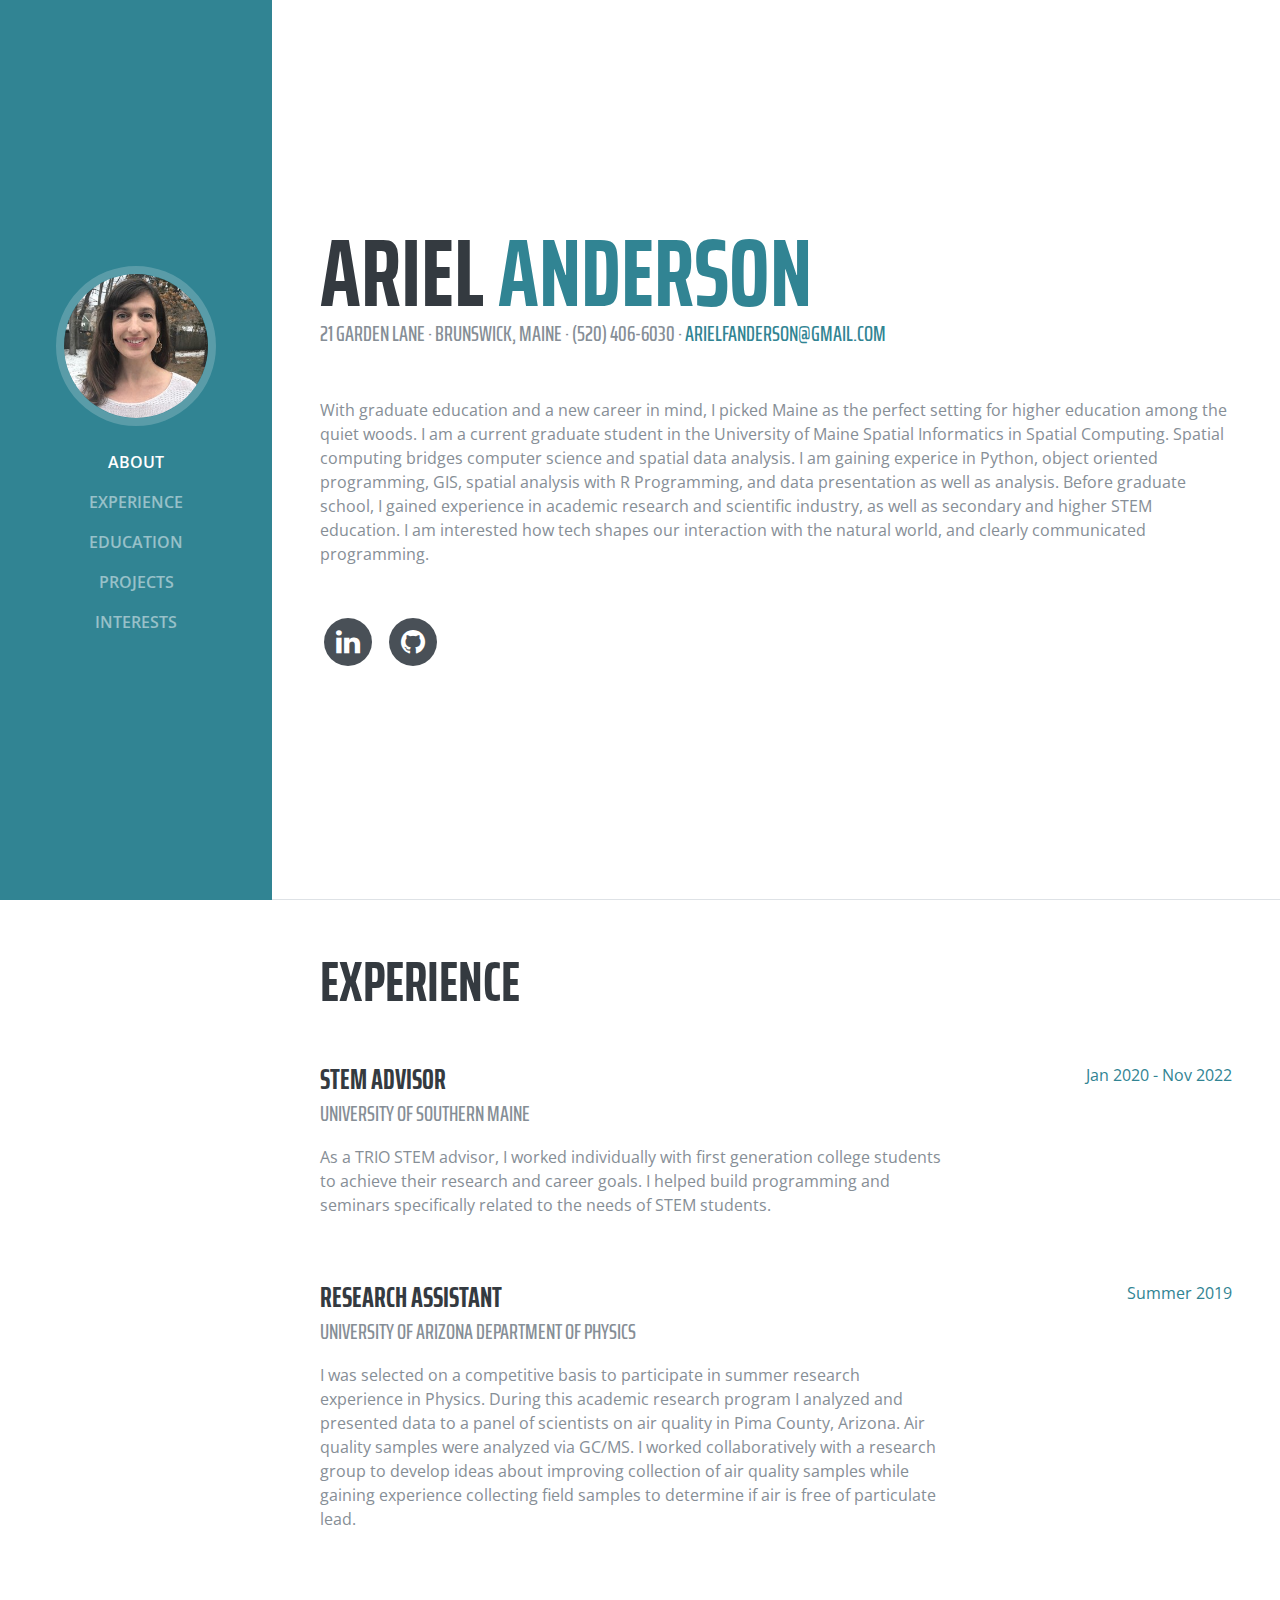
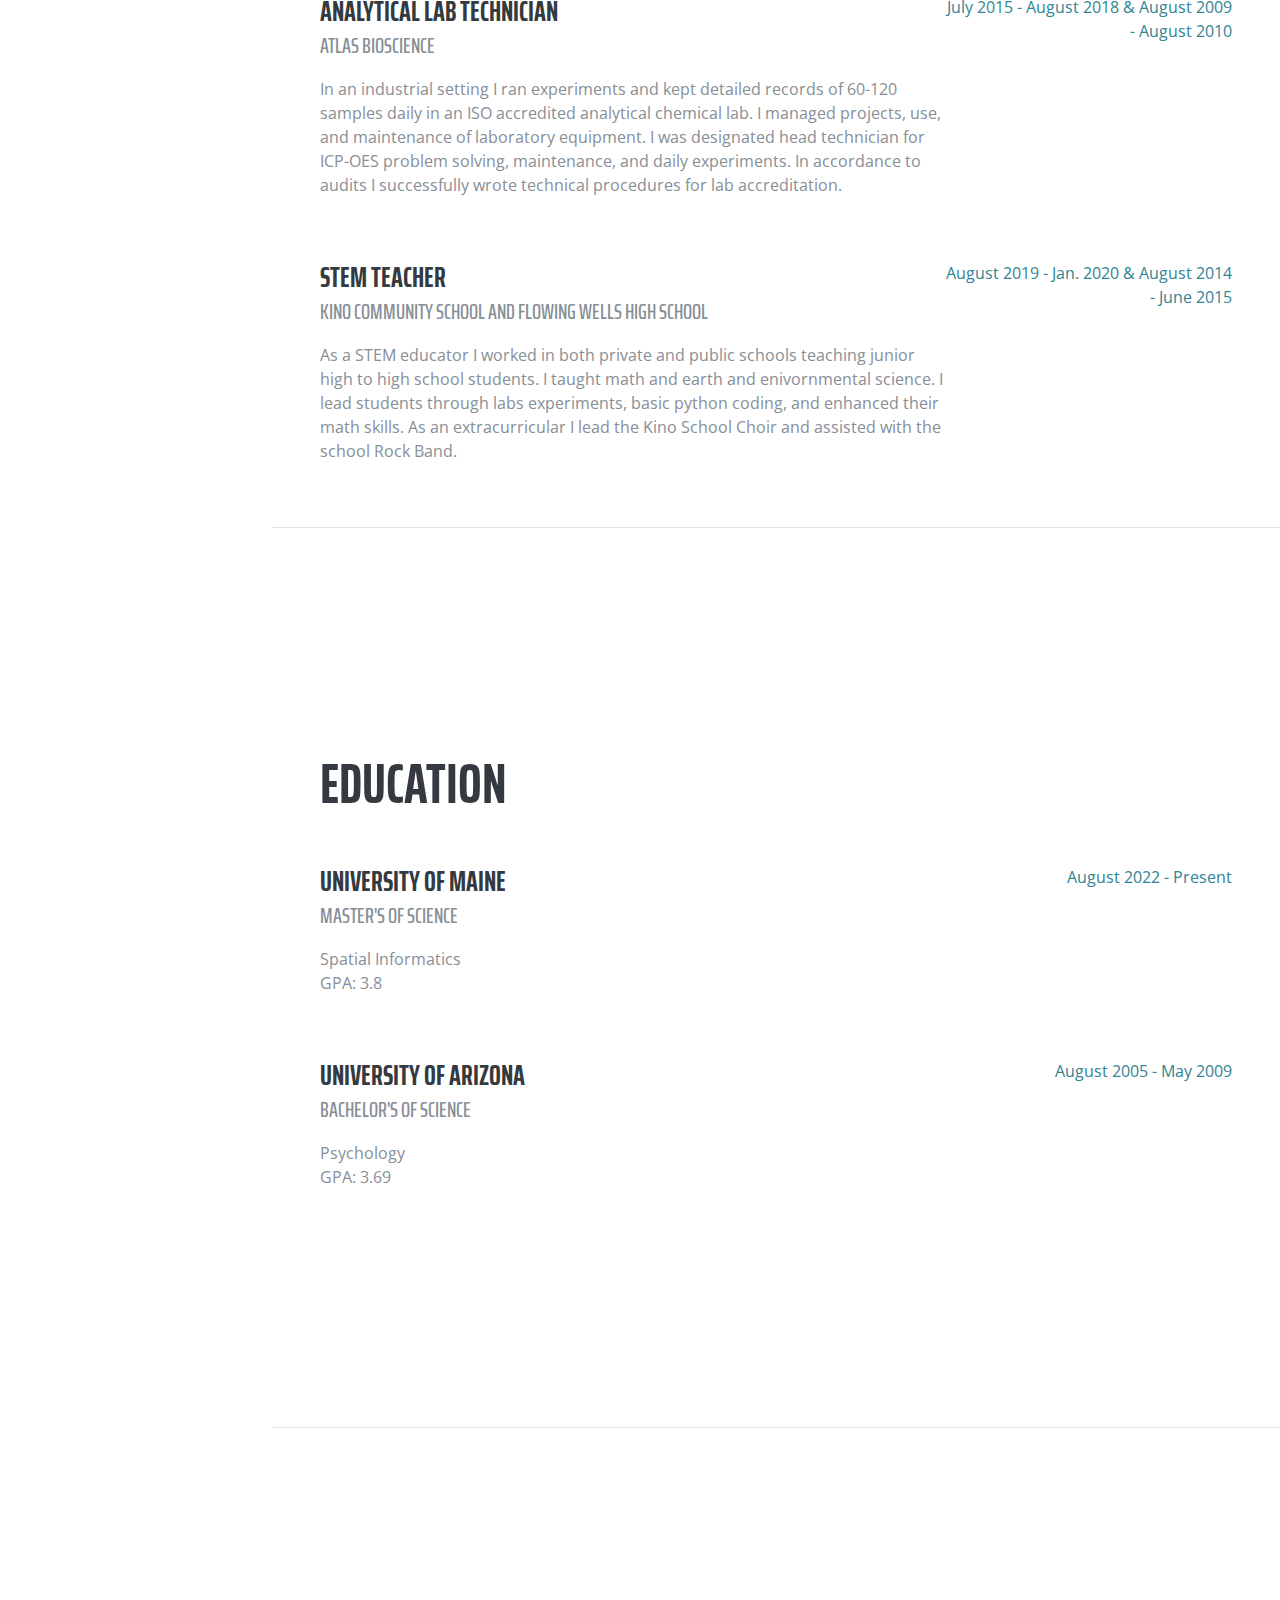
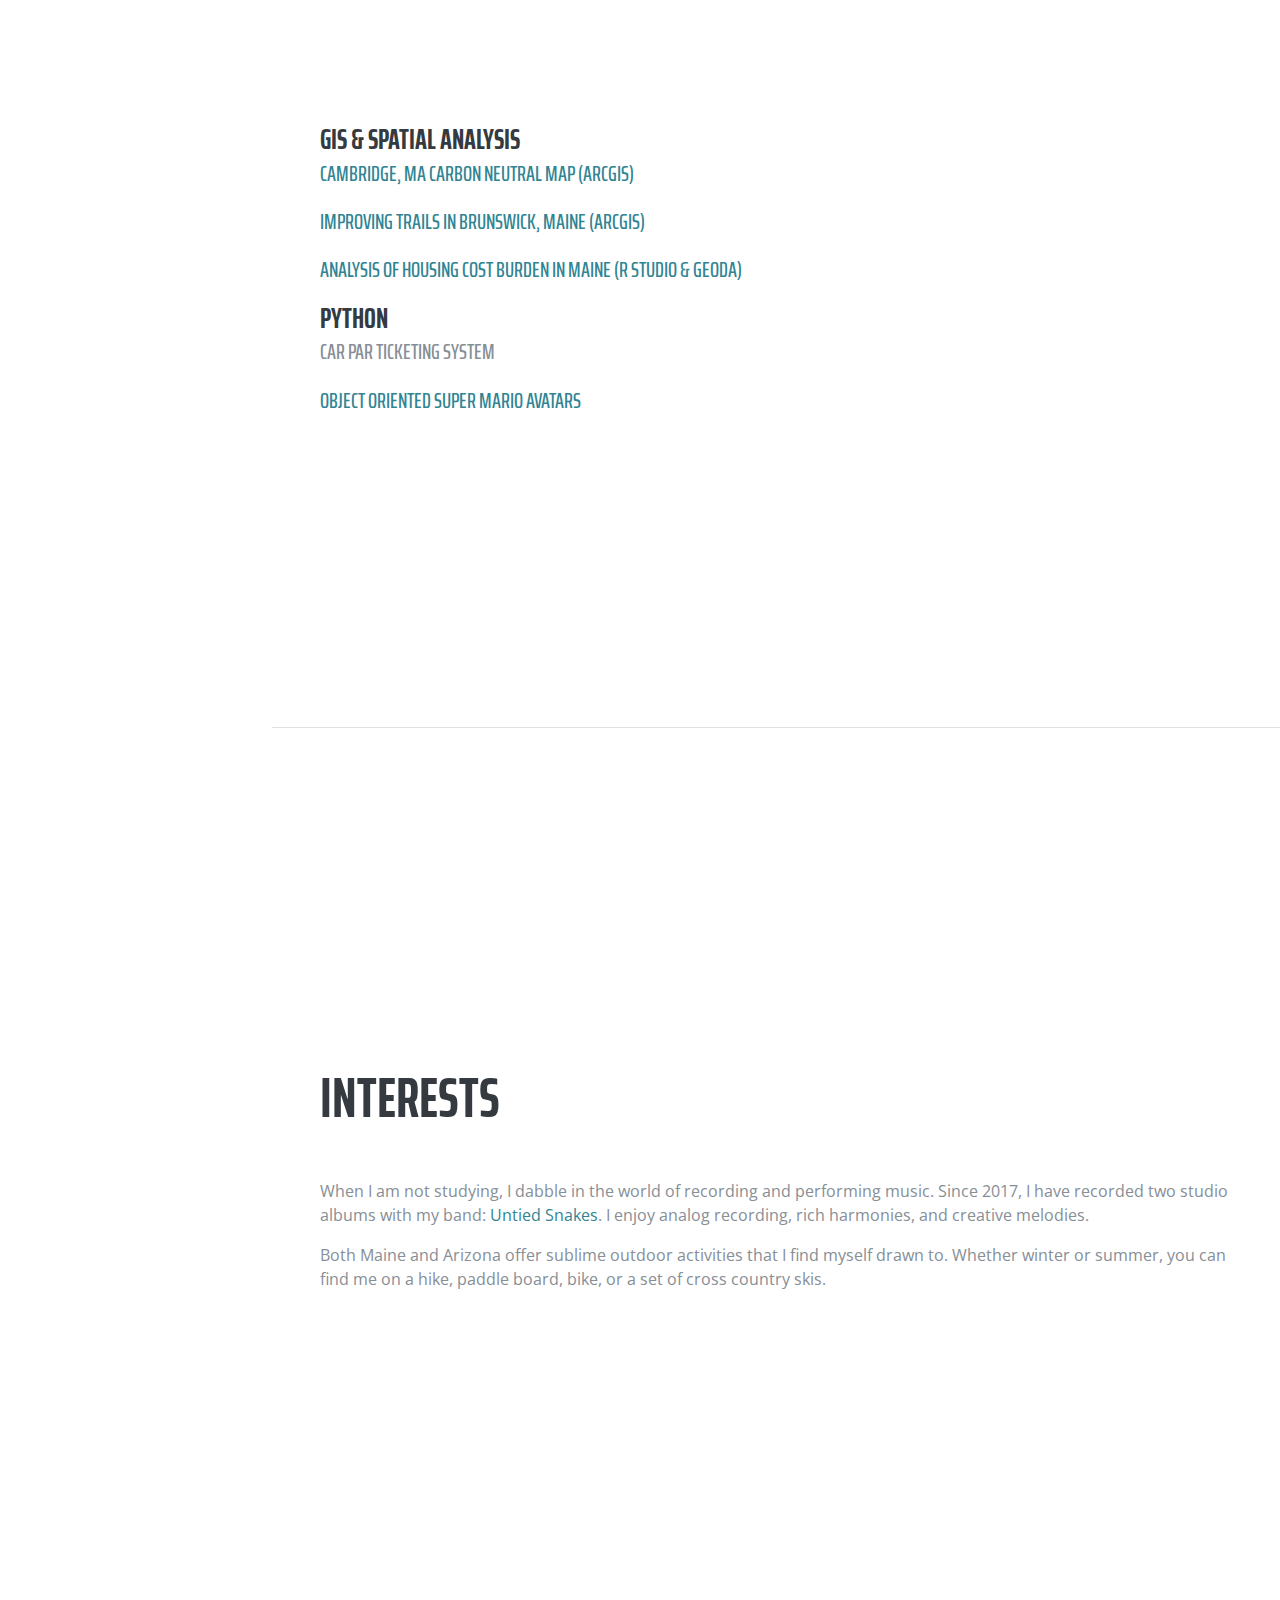
<file: index.html>
<!DOCTYPE html>
<html lang="en">

  <head>

    <meta charset="utf-8">
    <meta name="viewport" content="width=device-width, initial-scale=1, shrink-to-fit=no">
    <meta name="description" content="">
    <meta name="author" content="">

    <title>Resume - Start Bootstrap Theme</title>

    <!-- Bootstrap core CSS -->
    <link href="vendor/bootstrap/css/bootstrap.min.css" rel="stylesheet">

    <!-- Custom fonts for this template -->
    <link href="https://fonts.googleapis.com/css?family=Saira+Extra+Condensed:100,200,300,400,500,600,700,800,900" rel="stylesheet">
    <link href="https://fonts.googleapis.com/css?family=Open+Sans:300,300i,400,400i,600,600i,700,700i,800,800i" rel="stylesheet">
    <link href="vendor/font-awesome/css/font-awesome.min.css" rel="stylesheet">
    <link href="vendor/devicons/css/devicons.min.css" rel="stylesheet">
    <link href="vendor/simple-line-icons/css/simple-line-icons.css" rel="stylesheet">

    <!-- Custom styles for this template -->
    <link href="css/resume.min.css" rel="stylesheet">

  </head>

  <body id="page-top">

    <nav class="navbar navbar-expand-lg navbar-dark bg-primary fixed-top" id="sideNav">
      <a class="navbar-brand js-scroll-trigger" href="#page-top">
        <span class="d-block d-lg-none">Start Bootstrap</span>
        <span class="d-none d-lg-block">
          <img class="img-fluid img-profile rounded-circle mx-auto mb-2" src="img/profile.jpg" alt="">
        </span>
      </a>
      <button class="navbar-toggler" type="button" data-toggle="collapse" data-target="#navbarSupportedContent" aria-controls="navbarSupportedContent" aria-expanded="false" aria-label="Toggle navigation">
        <span class="navbar-toggler-icon"></span>
      </button>
      <div class="collapse navbar-collapse" id="navbarSupportedContent">
        <ul class="navbar-nav">
          <li class="nav-item">
            <a class="nav-link js-scroll-trigger" href="#about">About</a>
          </li>
          <li class="nav-item">
            <a class="nav-link js-scroll-trigger" href="#experience">Experience</a>
          </li>
          <li class="nav-item">
            <a class="nav-link js-scroll-trigger" href="#education">Education</a>
          </li>
          <li class="nav-item">
            <a class="nav-link js-scroll-trigger" href="#skills">Projects</a>
          </li>
          <li class="nav-item">
            <a class="nav-link js-scroll-trigger" href="#interests">Interests</a>
          </li>
  
          </li>
        </ul>
      </div>
    </nav>

    <div class="container-fluid p-0">

      <section class="resume-section p-3 p-lg-5 d-flex d-column" id="about">
        <div class="my-auto">
          <h1 class="mb-0">Ariel
            <span class="text-primary">Anderson</span>
          </h1>
          <div class="subheading mb-5">21 Garden Lane · Brunswick, Maine · (520) 406-6030 ·
            <a href="mailto:name@email.com">arielfanderson@gmail.com</a>
          </div>
          <p class="mb-5">With graduate education and a new career in mind, I picked Maine as the perfect setting for higher education among the quiet woods. I am a current graduate student in the University of Maine Spatial Informatics in Spatial Computing. Spatial computing bridges computer science and spatial data analysis. I am gaining experice in Python, object oriented programming, GIS, spatial analysis with R Programming, and data presentation as well as analysis. Before graduate school, I gained experience in academic research and scientific industry, as well as secondary and higher STEM education. I am interested how tech shapes our interaction with the natural world, and clearly communicated programming. </p>
          <ul class="list-inline list-social-icons mb-0">
  
            <li class="list-inline-item">
              <a href="https://www.linkedin.com/in/arielfanderson/">
                <span class="fa-stack fa-lg">
                  <i class="fa fa-circle fa-stack-2x"></i>
                  <i class="fa fa-linkedin fa-stack-1x fa-inverse"></i>
                </span>
              </a>
            </li>
            <li class="list-inline-item">
              <a href="#">
                <span class="fa-stack fa-lg">
                  <i class="fa fa-circle fa-stack-2x"></i>
                  <i class="fa fa-github fa-stack-1x fa-inverse"></i>
                </span>
              </a>
            </li>
          </ul>
        </div>
      </section>

      <section class="resume-section p-3 p-lg-5 d-flex flex-column" id="experience">
        <div class="my-auto">
          <h2 class="mb-5">Experience</h2>

          <div class="resume-item d-flex flex-column flex-md-row mb-5">
            <div class="resume-content mr-auto">
              <h3 class="mb-0">STEM Advisor</h3>
              <div class="subheading mb-3">University of Southern Maine</div>
              <p>As a TRIO STEM advisor, I worked individually with first generation college students to achieve their research and career goals. I helped build programming and seminars specifically related to the needs of STEM students.</p>
            </div>
            <div class="resume-date text-md-right">
              <span class="text-primary">Jan 2020 - Nov 2022</span>
            </div>
          </div>

          <div class="resume-item d-flex flex-column flex-md-row mb-5">
            <div class="resume-content mr-auto">
              <h3 class="mb-0">Research Assistant</h3>
              <div class="subheading mb-3">University of Arizona Department of Physics</div>
              <p>I was selected on a competitive basis to participate in summer research experience in Physics. During this academic research program I analyzed and presented data to a panel of scientists on air quality in Pima County, Arizona. Air quality samples were analyzed via GC/MS. I worked collaboratively with a research group to develop ideas about improving collection of air quality samples while gaining experience collecting field samples to determine if air is free of particulate lead. </p>
            </div>
            <div class="resume-date text-md-right">
              <span class="text-primary">Summer 2019</span>
            </div>
          </div>

          <div class="resume-item d-flex flex-column flex-md-row mb-5">
            <div class="resume-content mr-auto">
              <h3 class="mb-0">Analytical Lab Technician</h3>
              <div class="subheading mb-3">Atlas BioScience</div>
              <p>In an industrial setting I ran experiments and kept detailed records of 60-120 samples daily in an ISO accredited analytical chemical lab. I managed projects, use, and maintenance of laboratory equipment. I was designated head technician for ICP-OES problem solving, maintenance, and daily experiments. In accordance to audits I successfully wrote technical procedures for lab accreditation. </p>
            </div>
            <div class="resume-date text-md-right">
              <span class="text-primary">July 2015 - August 2018 & August 2009 - August 2010 </span>
            </div>
          </div>

          <div class="resume-item d-flex flex-column flex-md-row">
            <div class="resume-content mr-auto">
              <h3 class="mb-0">STEM Teacher</h3>
              <div class="subheading mb-3">Kino Community School and FLowing Wells High school</div>
              <p>As a STEM educator I worked in both private and public schools teaching junior high to high school students. I taught math and earth and enivornmental science. I lead students through labs experiments, basic python coding, and enhanced their math skills. As an extracurricular I lead the Kino School Choir and assisted with the school Rock Band.</p>
            </div>
            <div class="resume-date text-md-right">
              <span class="text-primary">August 2019 - Jan. 2020 & August 2014 - June 2015</span>
            </div>
          </div>

        </div>

      </section>

      <section class="resume-section p-3 p-lg-5 d-flex flex-column" id="education">
        <div class="my-auto">
          <h2 class="mb-5">Education</h2>

          <div class="resume-item d-flex flex-column flex-md-row mb-5">
            <div class="resume-content mr-auto">
              <h3 class="mb-0">University of Maine</h3>
              <div class="subheading mb-3">Master's of Science</div>
              <div>Spatial Informatics</div>
              <p>GPA: 3.8</p>
            </div>
            <div class="resume-date text-md-right">
              <span class="text-primary">August 2022 - Present</span>
            </div>
          </div>

          <div class="resume-item d-flex flex-column flex-md-row">
            <div class="resume-content mr-auto">
              <h3 class="mb-0">University of Arizona</h3>
              <div class="subheading mb-3">Bachelor's of Science</div>
              <div>Psychology</div>
              <p>GPA: 3.69</p>
            </div>
            <div class="resume-date text-md-right">
              <span class="text-primary">August 2005 - May 2009</span>
            </div>
          </div>

        </div>
      </section>

      <section class="resume-section p-3 p-lg-5 d-flex flex-column" id="skills">
        <div class="my-auto">
          <h3 class="mb-0">GIS & Spatial Analysis</h3>
              <div class="subheading mb-3"><a href=cambridge.html>Cambridge, MA Carbon Neutral Map (ArcGIS)</a></div>
              <div class="subheading mb-3"><a href=trails.html>Improving Trails in Brunswick, Maine (ArcGIS)</a></div>
              <div class="subheading mb-3"><a href=Spatial_Housing.pdf> Analysis of Housing Cost Burden in Maine (R Studio & GeoDa)</a></div>


    
          

              <h3 class="mb-0">Python</h3>
              <div class="subheading mb-3">Car Par Ticketing System</div>
              <div class="subheading mb-3"><a href=https://github.com/arielfanderson/supermario>Object Oriented Super Mario Avatars</a></div>
          

    
        </div>
      </section>

      <section class="resume-section p-3 p-lg-5 d-flex flex-column" id="interests">
        <div class="my-auto">
          <h2 class="mb-5">Interests</h2>
          <p>When I am not studying, I dabble in the world of recording and performing music. Since 2017, I have recorded two studio albums with my band: <a href="https://untiedsnakes.bandcamp.com/">Untied Snakes</a>. I enjoy analog recording, rich harmonies, and  creative melodies.</p>
          <p class="mb-0">Both Maine and Arizona offer sublime outdoor activities that I find myself drawn to. Whether winter or summer, you can find me on a hike, paddle board, bike, or a set of cross country skis. </p>
        </div>
      </section>

      
    </div>

    <!-- Bootstrap core JavaScript -->
    <script src="vendor/jquery/jquery.min.js"></script>
    <script src="vendor/bootstrap/js/bootstrap.bundle.min.js"></script>

    <!-- Plugin JavaScript -->
    <script src="vendor/jquery-easing/jquery.easing.min.js"></script>

    <!-- Custom scripts for this template -->
    <script src="js/resume.min.js"></script>

  </body>

</html>
</file>
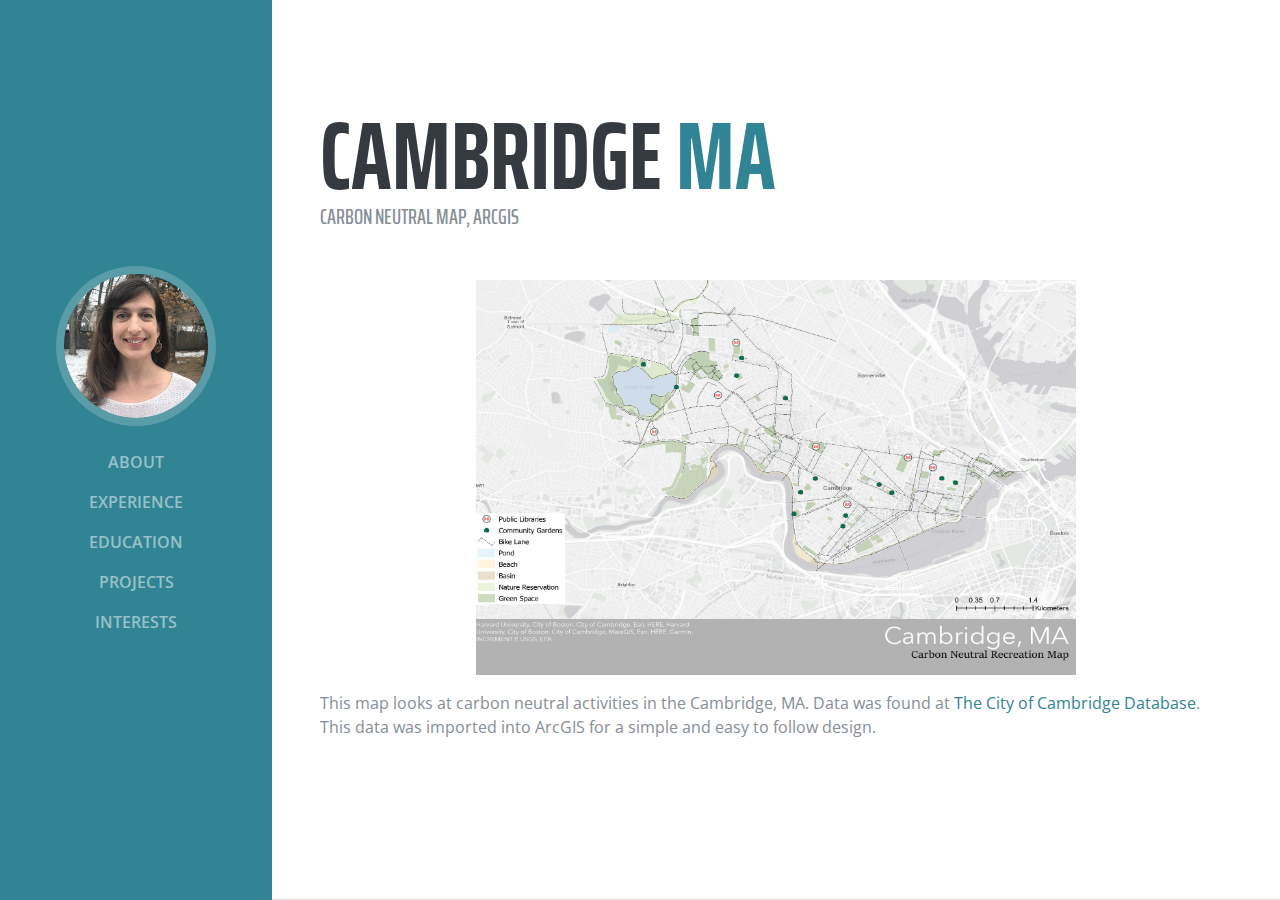
<file: cambridge.html>
<!DOCTYPE html>
<html lang="en">

  <head>

    <meta charset="utf-8">
    <meta name="viewport" content="width=device-width, initial-scale=1, shrink-to-fit=no">
    <meta name="description" content="">
    <meta name="author" content="">

    <title>Resume - Start Bootstrap Theme</title>

    <!-- Bootstrap core CSS -->
    <link href="vendor/bootstrap/css/bootstrap.min.css" rel="stylesheet">

    <!-- Custom fonts for this template -->
    <link href="https://fonts.googleapis.com/css?family=Saira+Extra+Condensed:100,200,300,400,500,600,700,800,900" rel="stylesheet">
    <link href="https://fonts.googleapis.com/css?family=Open+Sans:300,300i,400,400i,600,600i,700,700i,800,800i" rel="stylesheet">
    <link href="vendor/font-awesome/css/font-awesome.min.css" rel="stylesheet">
    <link href="vendor/devicons/css/devicons.min.css" rel="stylesheet">
    <link href="vendor/simple-line-icons/css/simple-line-icons.css" rel="stylesheet">

    <!-- Custom styles for this template -->
    <link href="css/resume.min.css" rel="stylesheet">

  </head>

  <body id="page-top">

    <nav class="navbar navbar-expand-lg navbar-dark bg-primary fixed-top" id="sideNav">
      <a class="navbar-brand js-scroll-trigger" href="#page-top">
        <span class="d-block d-lg-none">Start Bootstrap</span>
        <span class="d-none d-lg-block">
          <img class="img-fluid img-profile rounded-circle mx-auto mb-2" src="img/profile.jpg" alt="">
        </span>
      </a>
      <button class="navbar-toggler" type="button" data-toggle="collapse" data-target="#navbarSupportedContent" aria-controls="navbarSupportedContent" aria-expanded="false" aria-label="Toggle navigation">
        <span class="navbar-toggler-icon"></span>
      </button>
      <div class="collapse navbar-collapse" id="navbarSupportedContent">
        <ul class="navbar-nav">
          <li class="nav-item">
            <a class="nav-link js-scroll-trigger" href="index.html#about">About</a>
          </li>
          <li class="nav-item">
            <a class="nav-link js-scroll-trigger" href="index.html#experience">Experience</a>
          </li>
          <li class="nav-item">
            <a class="nav-link js-scroll-trigger" href="index.html#education">Education</a>
          </li>
          <li class="nav-item">
            <a class="nav-link js-scroll-trigger" href="index.html#skills">Projects</a>
          </li>
          <li class="nav-item">
            <a class="nav-link js-scroll-trigger" href="index.html#interests">Interests</a>
          </li>
  
          </li>
        </ul>
      </div>
    </nav>

    <div class="container-fluid p-0">

      <section class="resume-section p-3 p-lg-5 d-flex d-column" id="about">
        <div class="my-auto">
          <h1 class="mb-0">Cambridge
            <span class="text-primary">MA</span>
          </h1>
          <div class="subheading mb-5">Carbon Neutral Map, ArcGIS
          </div>
          <center>
          <img src ="img/cambridge.jpg" width = 600 height = 395>
          </center>
          <p></p>
          <p class="mb-5">This map looks at carbon neutral activities in the Cambridge, MA. Data was found at <a href="https://www.cambridgema.gov/gis/gisdata">The City of Cambridge Database</a>. This data was imported into ArcGIS for a simple and easy to follow design.</a> </p>
          
      </section>

      
    </div>

    <!-- Bootstrap core JavaScript -->
    <script src="vendor/jquery/jquery.min.js"></script>
    <script src="vendor/bootstrap/js/bootstrap.bundle.min.js"></script>

    <!-- Plugin JavaScript -->
    <script src="vendor/jquery-easing/jquery.easing.min.js"></script>

    <!-- Custom scripts for this template -->
    <script src="js/resume.min.js"></script>

  </body>

</html>
</file>
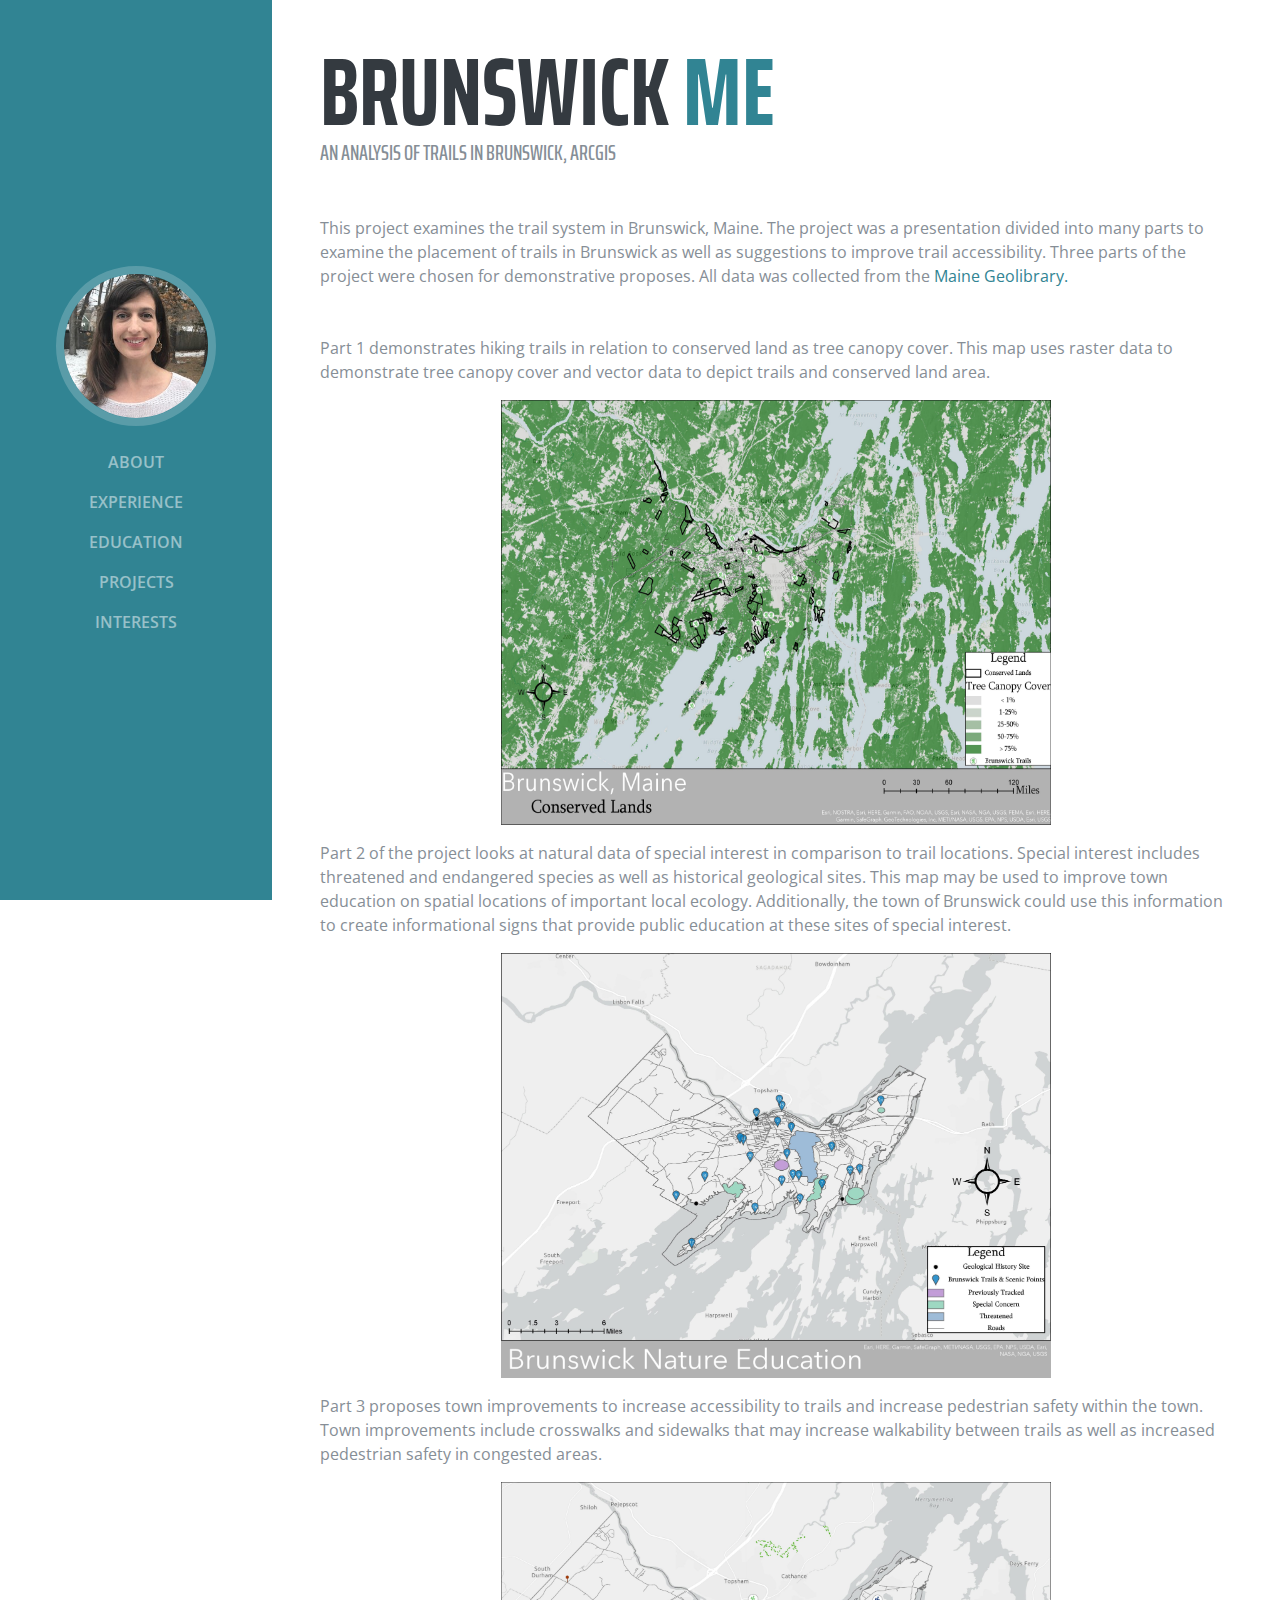
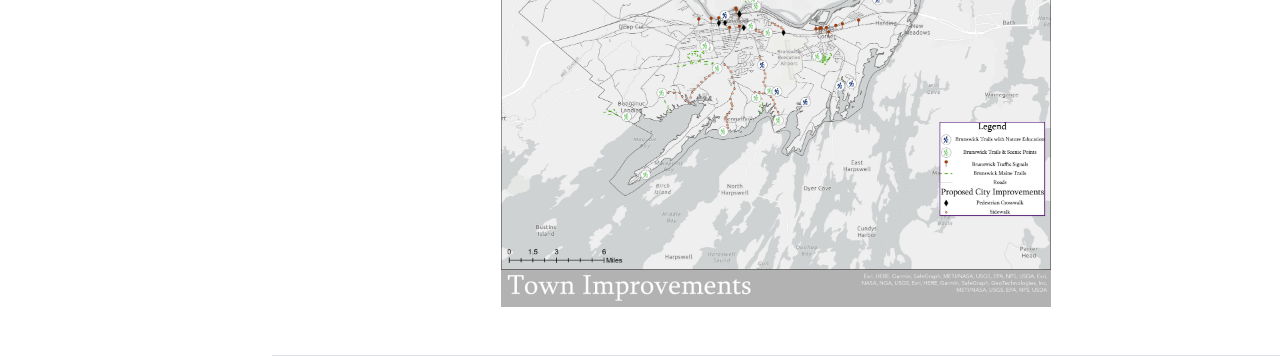
<file: trails.html>
<!DOCTYPE html>
<html lang="en">

  <head>

    <meta charset="utf-8">
    <meta name="viewport" content="width=device-width, initial-scale=1, shrink-to-fit=no">
    <meta name="description" content="">
    <meta name="author" content="">

    <title>Resume - Start Bootstrap Theme</title>

    <!-- Bootstrap core CSS -->
    <link href="vendor/bootstrap/css/bootstrap.min.css" rel="stylesheet">

    <!-- Custom fonts for this template -->
    <link href="https://fonts.googleapis.com/css?family=Saira+Extra+Condensed:100,200,300,400,500,600,700,800,900" rel="stylesheet">
    <link href="https://fonts.googleapis.com/css?family=Open+Sans:300,300i,400,400i,600,600i,700,700i,800,800i" rel="stylesheet">
    <link href="vendor/font-awesome/css/font-awesome.min.css" rel="stylesheet">
    <link href="vendor/devicons/css/devicons.min.css" rel="stylesheet">
    <link href="vendor/simple-line-icons/css/simple-line-icons.css" rel="stylesheet">

    <!-- Custom styles for this template -->
    <link href="css/resume.min.css" rel="stylesheet">

  </head>

  <body id="page-top">

    <nav class="navbar navbar-expand-lg navbar-dark bg-primary fixed-top" id="sideNav">
      <a class="navbar-brand js-scroll-trigger" href="#page-top">
        <span class="d-block d-lg-none">Start Bootstrap</span>
        <span class="d-none d-lg-block">
          <img class="img-fluid img-profile rounded-circle mx-auto mb-2" src="img/profile.jpg" alt="">
        </span>
      </a>
      <button class="navbar-toggler" type="button" data-toggle="collapse" data-target="#navbarSupportedContent" aria-controls="navbarSupportedContent" aria-expanded="false" aria-label="Toggle navigation">
        <span class="navbar-toggler-icon"></span>
      </button>
      <div class="collapse navbar-collapse" id="navbarSupportedContent">
        <ul class="navbar-nav">
          <li class="nav-item">
            <a class="nav-link js-scroll-trigger" href="index.html#about">About</a>
          </li>
          <li class="nav-item">
            <a class="nav-link js-scroll-trigger" href="index.html#experience">Experience</a>
          </li>
          <li class="nav-item">
            <a class="nav-link js-scroll-trigger" href="index.html#education">Education</a>
          </li>
          <li class="nav-item">
            <a class="nav-link js-scroll-trigger" href="index.html#skills">Projects</a>
          </li>
          <li class="nav-item">
            <a class="nav-link js-scroll-trigger" href="index.html#interests">Interests</a>
          </li>
  
          </li>
        </ul>
      </div>
    </nav>

    <div class="container-fluid p-0">

      <section class="resume-section p-3 p-lg-5 d-flex d-column" id="about">
        <div class="my-auto">
          <h1 class="mb-0">Brunswick
            <span class="text-primary">ME</span>
          </h1>
          <div class="subheading mb-5">An Analysis of Trails in Brunswick, ArcGIS
          </div>
    
          <p class="mb-5">This project examines the trail system in Brunswick, Maine. The project was a presentation divided into many parts to examine the placement of trails in Brunswick as well as suggestions to improve trail accessibility. Three parts of the project were chosen for demonstrative proposes. All data was collected from the <a href = https://www.maine.gov/geolib/catalog.html> Maine Geolibrary. </a> </p>
          <p></p>
          Part 1 demonstrates hiking trails in relation to conserved land as tree canopy cover. This map uses raster data to demonstrate tree canopy cover and vector data to depict trails and conserved land area.
        <p></p><center>
          <img src = "img/Trails_ConservedLands.jpg" height = 425 width = 550>
          </center>
          <p></p>
          Part 2 of the project looks at natural data of special interest in comparison to trail locations. Special interest includes threatened and endangered species as well as historical geological sites. This map may be used to improve town education on spatial locations of important local ecology. Additionally, the town of Brunswick could use this information to create informational signs that provide public education at these sites of special interest. 
         <p></p>
         <center>
          <img src = "img/Brunswick_Eduation.jpg" height = 425 width = 550> 
        </center>
        <p></p>
        Part 3 proposes town improvements to increase accessibility to trails and increase pedestrian safety within the town. Town improvements include crosswalks and sidewalks that may increase walkability between trails as well as increased pedestrian safety in congested areas.  
        <p></p>

        <center><img src="img/Town_Improvements.jpg" height = 425 width = 550> 
        </center>
      </section>

      
    </div>

    <!-- Bootstrap core JavaScript -->
    <script src="vendor/jquery/jquery.min.js"></script>
    <script src="vendor/bootstrap/js/bootstrap.bundle.min.js"></script>

    <!-- Plugin JavaScript -->
    <script src="vendor/jquery-easing/jquery.easing.min.js"></script>

    <!-- Custom scripts for this template -->
    <script src="js/resume.min.js"></script>

  </body>

</html>
</file>
<file: vendor/simple-line-icons/css/simple-line-icons.css>
@font-face {
  font-family: 'simple-line-icons';
  src: url('../fonts/Simple-Line-Icons.eot?v=2.4.0');
  src: url('../fonts/Simple-Line-Icons.eot?v=2.4.0#iefix') format('embedded-opentype'), url('../fonts/Simple-Line-Icons.woff2?v=2.4.0') format('woff2'), url('../fonts/Simple-Line-Icons.ttf?v=2.4.0') format('truetype'), url('../fonts/Simple-Line-Icons.woff?v=2.4.0') format('woff'), url('../fonts/Simple-Line-Icons.svg?v=2.4.0#simple-line-icons') format('svg');
  font-weight: normal;
  font-style: normal;
}
/*
 Use the following CSS code if you want to have a class per icon.
 Instead of a list of all class selectors, you can use the generic [class*="icon-"] selector, but it's slower:
*/
.icon-user,
.icon-people,
.icon-user-female,
.icon-user-follow,
.icon-user-following,
.icon-user-unfollow,
.icon-login,
.icon-logout,
.icon-emotsmile,
.icon-phone,
.icon-call-end,
.icon-call-in,
.icon-call-out,
.icon-map,
.icon-location-pin,
.icon-direction,
.icon-directions,
.icon-compass,
.icon-layers,
.icon-menu,
.icon-list,
.icon-options-vertical,
.icon-options,
.icon-arrow-down,
.icon-arrow-left,
.icon-arrow-right,
.icon-arrow-up,
.icon-arrow-up-circle,
.icon-arrow-left-circle,
.icon-arrow-right-circle,
.icon-arrow-down-circle,
.icon-check,
.icon-clock,
.icon-plus,
.icon-minus,
.icon-close,
.icon-event,
.icon-exclamation,
.icon-organization,
.icon-trophy,
.icon-screen-smartphone,
.icon-screen-desktop,
.icon-plane,
.icon-notebook,
.icon-mustache,
.icon-mouse,
.icon-magnet,
.icon-energy,
.icon-disc,
.icon-cursor,
.icon-cursor-move,
.icon-crop,
.icon-chemistry,
.icon-speedometer,
.icon-shield,
.icon-screen-tablet,
.icon-magic-wand,
.icon-hourglass,
.icon-graduation,
.icon-ghost,
.icon-game-controller,
.icon-fire,
.icon-eyeglass,
.icon-envelope-open,
.icon-envelope-letter,
.icon-bell,
.icon-badge,
.icon-anchor,
.icon-wallet,
.icon-vector,
.icon-speech,
.icon-puzzle,
.icon-printer,
.icon-present,
.icon-playlist,
.icon-pin,
.icon-picture,
.icon-handbag,
.icon-globe-alt,
.icon-globe,
.icon-folder-alt,
.icon-folder,
.icon-film,
.icon-feed,
.icon-drop,
.icon-drawer,
.icon-docs,
.icon-doc,
.icon-diamond,
.icon-cup,
.icon-calculator,
.icon-bubbles,
.icon-briefcase,
.icon-book-open,
.icon-basket-loaded,
.icon-basket,
.icon-bag,
.icon-action-undo,
.icon-action-redo,
.icon-wrench,
.icon-umbrella,
.icon-trash,
.icon-tag,
.icon-support,
.icon-frame,
.icon-size-fullscreen,
.icon-size-actual,
.icon-shuffle,
.icon-share-alt,
.icon-share,
.icon-rocket,
.icon-question,
.icon-pie-chart,
.icon-pencil,
.icon-note,
.icon-loop,
.icon-home,
.icon-grid,
.icon-graph,
.icon-microphone,
.icon-music-tone-alt,
.icon-music-tone,
.icon-earphones-alt,
.icon-earphones,
.icon-equalizer,
.icon-like,
.icon-dislike,
.icon-control-start,
.icon-control-rewind,
.icon-control-play,
.icon-control-pause,
.icon-control-forward,
.icon-control-end,
.icon-volume-1,
.icon-volume-2,
.icon-volume-off,
.icon-calendar,
.icon-bulb,
.icon-chart,
.icon-ban,
.icon-bubble,
.icon-camrecorder,
.icon-camera,
.icon-cloud-download,
.icon-cloud-upload,
.icon-envelope,
.icon-eye,
.icon-flag,
.icon-heart,
.icon-info,
.icon-key,
.icon-link,
.icon-lock,
.icon-lock-open,
.icon-magnifier,
.icon-magnifier-add,
.icon-magnifier-remove,
.icon-paper-clip,
.icon-paper-plane,
.icon-power,
.icon-refresh,
.icon-reload,
.icon-settings,
.icon-star,
.icon-symbol-female,
.icon-symbol-male,
.icon-target,
.icon-credit-card,
.icon-paypal,
.icon-social-tumblr,
.icon-social-twitter,
.icon-social-facebook,
.icon-social-instagram,
.icon-social-linkedin,
.icon-social-pinterest,
.icon-social-github,
.icon-social-google,
.icon-social-reddit,
.icon-social-skype,
.icon-social-dribbble,
.icon-social-behance,
.icon-social-foursqare,
.icon-social-soundcloud,
.icon-social-spotify,
.icon-social-stumbleupon,
.icon-social-youtube,
.icon-social-dropbox,
.icon-social-vkontakte,
.icon-social-steam {
  font-family: 'simple-line-icons';
  speak: none;
  font-style: normal;
  font-weight: normal;
  font-variant: normal;
  text-transform: none;
  line-height: 1;
  /* Better Font Rendering =========== */
  -webkit-font-smoothing: antialiased;
  -moz-osx-font-smoothing: grayscale;
}
.icon-user:before {
  content: "\e005";
}
.icon-people:before {
  content: "\e001";
}
.icon-user-female:before {
  content: "\e000";
}
.icon-user-follow:before {
  content: "\e002";
}
.icon-user-following:before {
  content: "\e003";
}
.icon-user-unfollow:before {
  content: "\e004";
}
.icon-login:before {
  content: "\e066";
}
.icon-logout:before {
  content: "\e065";
}
.icon-emotsmile:before {
  content: "\e021";
}
.icon-phone:before {
  content: "\e600";
}
.icon-call-end:before {
  content: "\e048";
}
.icon-call-in:before {
  content: "\e047";
}
.icon-call-out:before {
  content: "\e046";
}
.icon-map:before {
  content: "\e033";
}
.icon-location-pin:before {
  content: "\e096";
}
.icon-direction:before {
  content: "\e042";
}
.icon-directions:before {
  content: "\e041";
}
.icon-compass:before {
  content: "\e045";
}
.icon-layers:before {
  content: "\e034";
}
.icon-menu:before {
  content: "\e601";
}
.icon-list:before {
  content: "\e067";
}
.icon-options-vertical:before {
  content: "\e602";
}
.icon-options:before {
  content: "\e603";
}
.icon-arrow-down:before {
  content: "\e604";
}
.icon-arrow-left:before {
  content: "\e605";
}
.icon-arrow-right:before {
  content: "\e606";
}
.icon-arrow-up:before {
  content: "\e607";
}
.icon-arrow-up-circle:before {
  content: "\e078";
}
.icon-arrow-left-circle:before {
  content: "\e07a";
}
.icon-arrow-right-circle:before {
  content: "\e079";
}
.icon-arrow-down-circle:before {
  content: "\e07b";
}
.icon-check:before {
  content: "\e080";
}
.icon-clock:before {
  content: "\e081";
}
.icon-plus:before {
  content: "\e095";
}
.icon-minus:before {
  content: "\e615";
}
.icon-close:before {
  content: "\e082";
}
.icon-event:before {
  content: "\e619";
}
.icon-exclamation:before {
  content: "\e617";
}
.icon-organization:before {
  content: "\e616";
}
.icon-trophy:before {
  content: "\e006";
}
.icon-screen-smartphone:before {
  content: "\e010";
}
.icon-screen-desktop:before {
  content: "\e011";
}
.icon-plane:before {
  content: "\e012";
}
.icon-notebook:before {
  content: "\e013";
}
.icon-mustache:before {
  content: "\e014";
}
.icon-mouse:before {
  content: "\e015";
}
.icon-magnet:before {
  content: "\e016";
}
.icon-energy:before {
  content: "\e020";
}
.icon-disc:before {
  content: "\e022";
}
.icon-cursor:before {
  content: "\e06e";
}
.icon-cursor-move:before {
  content: "\e023";
}
.icon-crop:before {
  content: "\e024";
}
.icon-chemistry:before {
  content: "\e026";
}
.icon-speedometer:before {
  content: "\e007";
}
.icon-shield:before {
  content: "\e00e";
}
.icon-screen-tablet:before {
  content: "\e00f";
}
.icon-magic-wand:before {
  content: "\e017";
}
.icon-hourglass:before {
  content: "\e018";
}
.icon-graduation:before {
  content: "\e019";
}
.icon-ghost:before {
  content: "\e01a";
}
.icon-game-controller:before {
  content: "\e01b";
}
.icon-fire:before {
  content: "\e01c";
}
.icon-eyeglass:before {
  content: "\e01d";
}
.icon-envelope-open:before {
  content: "\e01e";
}
.icon-envelope-letter:before {
  content: "\e01f";
}
.icon-bell:before {
  content: "\e027";
}
.icon-badge:before {
  content: "\e028";
}
.icon-anchor:before {
  content: "\e029";
}
.icon-wallet:before {
  content: "\e02a";
}
.icon-vector:before {
  content: "\e02b";
}
.icon-speech:before {
  content: "\e02c";
}
.icon-puzzle:before {
  content: "\e02d";
}
.icon-printer:before {
  content: "\e02e";
}
.icon-present:before {
  content: "\e02f";
}
.icon-playlist:before {
  content: "\e030";
}
.icon-pin:before {
  content: "\e031";
}
.icon-picture:before {
  content: "\e032";
}
.icon-handbag:before {
  content: "\e035";
}
.icon-globe-alt:before {
  content: "\e036";
}
.icon-globe:before {
  content: "\e037";
}
.icon-folder-alt:before {
  content: "\e039";
}
.icon-folder:before {
  content: "\e089";
}
.icon-film:before {
  content: "\e03a";
}
.icon-feed:before {
  content: "\e03b";
}
.icon-drop:before {
  content: "\e03e";
}
.icon-drawer:before {
  content: "\e03f";
}
.icon-docs:before {
  content: "\e040";
}
.icon-doc:before {
  content: "\e085";
}
.icon-diamond:before {
  content: "\e043";
}
.icon-cup:before {
  content: "\e044";
}
.icon-calculator:before {
  content: "\e049";
}
.icon-bubbles:before {
  content: "\e04a";
}
.icon-briefcase:before {
  content: "\e04b";
}
.icon-book-open:before {
  content: "\e04c";
}
.icon-basket-loaded:before {
  content: "\e04d";
}
.icon-basket:before {
  content: "\e04e";
}
.icon-bag:before {
  content: "\e04f";
}
.icon-action-undo:before {
  content: "\e050";
}
.icon-action-redo:before {
  content: "\e051";
}
.icon-wrench:before {
  content: "\e052";
}
.icon-umbrella:before {
  content: "\e053";
}
.icon-trash:before {
  content: "\e054";
}
.icon-tag:before {
  content: "\e055";
}
.icon-support:before {
  content: "\e056";
}
.icon-frame:before {
  content: "\e038";
}
.icon-size-fullscreen:before {
  content: "\e057";
}
.icon-size-actual:before {
  content: "\e058";
}
.icon-shuffle:before {
  content: "\e059";
}
.icon-share-alt:before {
  content: "\e05a";
}
.icon-share:before {
  content: "\e05b";
}
.icon-rocket:before {
  content: "\e05c";
}
.icon-question:before {
  content: "\e05d";
}
.icon-pie-chart:before {
  content: "\e05e";
}
.icon-pencil:before {
  content: "\e05f";
}
.icon-note:before {
  content: "\e060";
}
.icon-loop:before {
  content: "\e064";
}
.icon-home:before {
  content: "\e069";
}
.icon-grid:before {
  content: "\e06a";
}
.icon-graph:before {
  content: "\e06b";
}
.icon-microphone:before {
  content: "\e063";
}
.icon-music-tone-alt:before {
  content: "\e061";
}
.icon-music-tone:before {
  content: "\e062";
}
.icon-earphones-alt:before {
  content: "\e03c";
}
.icon-earphones:before {
  content: "\e03d";
}
.icon-equalizer:before {
  content: "\e06c";
}
.icon-like:before {
  content: "\e068";
}
.icon-dislike:before {
  content: "\e06d";
}
.icon-control-start:before {
  content: "\e06f";
}
.icon-control-rewind:before {
  content: "\e070";
}
.icon-control-play:before {
  content: "\e071";
}
.icon-control-pause:before {
  content: "\e072";
}
.icon-control-forward:before {
  content: "\e073";
}
.icon-control-end:before {
  content: "\e074";
}
.icon-volume-1:before {
  content: "\e09f";
}
.icon-volume-2:before {
  content: "\e0a0";
}
.icon-volume-off:before {
  content: "\e0a1";
}
.icon-calendar:before {
  content: "\e075";
}
.icon-bulb:before {
  content: "\e076";
}
.icon-chart:before {
  content: "\e077";
}
.icon-ban:before {
  content: "\e07c";
}
.icon-bubble:before {
  content: "\e07d";
}
.icon-camrecorder:before {
  content: "\e07e";
}
.icon-camera:before {
  content: "\e07f";
}
.icon-cloud-download:before {
  content: "\e083";
}
.icon-cloud-upload:before {
  content: "\e084";
}
.icon-envelope:before {
  content: "\e086";
}
.icon-eye:before {
  content: "\e087";
}
.icon-flag:before {
  content: "\e088";
}
.icon-heart:before {
  content: "\e08a";
}
.icon-info:before {
  content: "\e08b";
}
.icon-key:before {
  content: "\e08c";
}
.icon-link:before {
  content: "\e08d";
}
.icon-lock:before {
  content: "\e08e";
}
.icon-lock-open:before {
  content: "\e08f";
}
.icon-magnifier:before {
  content: "\e090";
}
.icon-magnifier-add:before {
  content: "\e091";
}
.icon-magnifier-remove:before {
  content: "\e092";
}
.icon-paper-clip:before {
  content: "\e093";
}
.icon-paper-plane:before {
  content: "\e094";
}
.icon-power:before {
  content: "\e097";
}
.icon-refresh:before {
  content: "\e098";
}
.icon-reload:before {
  content: "\e099";
}
.icon-settings:before {
  content: "\e09a";
}
.icon-star:before {
  content: "\e09b";
}
.icon-symbol-female:before {
  content: "\e09c";
}
.icon-symbol-male:before {
  content: "\e09d";
}
.icon-target:before {
  content: "\e09e";
}
.icon-credit-card:before {
  content: "\e025";
}
.icon-paypal:before {
  content: "\e608";
}
.icon-social-tumblr:before {
  content: "\e00a";
}
.icon-social-twitter:before {
  content: "\e009";
}
.icon-social-facebook:before {
  content: "\e00b";
}
.icon-social-instagram:before {
  content: "\e609";
}
.icon-social-linkedin:before {
  content: "\e60a";
}
.icon-social-pinterest:before {
  content: "\e60b";
}
.icon-social-github:before {
  content: "\e60c";
}
.icon-social-google:before {
  content: "\e60d";
}
.icon-social-reddit:before {
  content: "\e60e";
}
.icon-social-skype:before {
  content: "\e60f";
}
.icon-social-dribbble:before {
  content: "\e00d";
}
.icon-social-behance:before {
  content: "\e610";
}
.icon-social-foursqare:before {
  content: "\e611";
}
.icon-social-soundcloud:before {
  content: "\e612";
}
.icon-social-spotify:before {
  content: "\e613";
}
.icon-social-stumbleupon:before {
  content: "\e614";
}
.icon-social-youtube:before {
  content: "\e008";
}
.icon-social-dropbox:before {
  content: "\e00c";
}
.icon-social-vkontakte:before {
  content: "\e618";
}
.icon-social-steam:before {
  content: "\e620";
}
</file>
<file: vendor/devicons/css/devicons.min.css>
/*!
 *  Devicons 1.8.0 made by Theodore Vorillas / http://vorillaz.com 
 */
@font-face{font-family:devicons;src:url(../fonts/devicons.eot?xqxft6);src:url(../fonts/devicons.eot?#iefixxqxft6) format("embedded-opentype"),url(../fonts/devicons.woff?xqxft6) format("woff"),url(../fonts/devicons.ttf?xqxft6) format("truetype"),url(../fonts/devicons.svg?xqxft6#devicons) format("svg");font-weight:400;font-style:normal}.devicons{font-family:devicons;speak:none;font-style:normal;font-weight:400;font-variant:normal;text-transform:none;line-height:1;-webkit-font-smoothing:antialiased;-moz-osx-font-smoothing:grayscale}.devicons-git:before{content:"\e602"}.devicons-git_compare:before{content:"\e628"}.devicons-git_branch:before{content:"\e625"}.devicons-git_commit:before{content:"\e629"}.devicons-git_pull_request:before{content:"\e626"}.devicons-git_merge:before{content:"\e627"}.devicons-bitbucket:before{content:"\e603"}.devicons-github_alt:before{content:"\e608"}.devicons-github_badge:before{content:"\e609"}.devicons-github:before{content:"\e60a"}.devicons-github_full:before{content:"\e617"}.devicons-java:before{content:"\e638"}.devicons-ruby:before{content:"\e639"}.devicons-scala:before{content:"\e637"}.devicons-python:before{content:"\e63c"}.devicons-go:before{content:"\e624"}.devicons-ruby_on_rails:before{content:"\e63b"}.devicons-django:before{content:"\e61d"}.devicons-markdown:before{content:"\e63e"}.devicons-php:before{content:"\e63d"}.devicons-mysql:before{content:"\e604"}.devicons-streamline:before{content:"\e605"}.devicons-database:before{content:"\e606"}.devicons-laravel:before{content:"\e63f"}.devicons-javascript:before{content:"\e64e"}.devicons-angular:before{content:"\e653"}.devicons-backbone:before{content:"\e652"}.devicons-coffeescript:before{content:"\e651"}.devicons-jquery:before{content:"\e650"}.devicons-modernizr:before{content:"\e620"}.devicons-jquery_ui:before{content:"\e654"}.devicons-ember:before{content:"\e61b"}.devicons-dojo:before{content:"\e61c"}.devicons-nodejs:before{content:"\e619"}.devicons-nodejs_small:before{content:"\e618"}.devicons-javascript_shield:before{content:"\e64f"}.devicons-bootstrap:before{content:"\e647"}.devicons-sass:before{content:"\e64b"}.devicons-css3_full:before{content:"\e64a"}.devicons-css3:before{content:"\e649"}.devicons-html5:before{content:"\e636"}.devicons-html5_multimedia:before{content:"\e632"}.devicons-html5_device_access:before{content:"\e633"}.devicons-html5_3d_effects:before{content:"\e635"}.devicons-html5_connectivity:before{content:"\e634"}.devicons-ghost_small:before{content:"\e614"}.devicons-ghost:before{content:"\e61f"}.devicons-magento:before{content:"\e640"}.devicons-joomla:before{content:"\e641"}.devicons-jekyll_small:before{content:"\e60d"}.devicons-drupal:before{content:"\e642"}.devicons-wordpress:before{content:"\e60b"}.devicons-grunt:before{content:"\e64c"}.devicons-bower:before{content:"\e64d"}.devicons-npm:before{content:"\e61e"}.devicons-yahoo_small:before{content:"\e62b"}.devicons-yahoo:before{content:"\e615"}.devicons-bing_small:before{content:"\e600"}.devicons-windows:before{content:"\e60f"}.devicons-linux:before{content:"\e612"}.devicons-ubuntu:before{content:"\e63a"}.devicons-android:before{content:"\e60e"}.devicons-apple:before{content:"\e611"}.devicons-appstore:before{content:"\e613"}.devicons-phonegap:before{content:"\e630"}.devicons-blackberry:before{content:"\e623"}.devicons-stackoverflow:before{content:"\e610"}.devicons-techcrunch:before{content:"\e62c"}.devicons-codrops:before{content:"\e62f"}.devicons-css_tricks:before{content:"\e601"}.devicons-smashing_magazine:before{content:"\e62d"}.devicons-netmagazine:before{content:"\e62e"}.devicons-codepen:before{content:"\e616"}.devicons-cssdeck:before{content:"\e62a"}.devicons-hackernews:before{content:"\e61a"}.devicons-dropbox:before{content:"\e607"}.devicons-google_drive:before{content:"\e631"}.devicons-visualstudio:before{content:"\e60c"}.devicons-unity_small:before{content:"\e621"}.devicons-raspberry_pi:before{content:"\e622"}.devicons-chrome:before{content:"\e643"}.devicons-ie:before{content:"\e644"}.devicons-firefox:before{content:"\e645"}.devicons-opera:before{content:"\e646"}.devicons-safari:before{content:"\e648"}.devicons-swift:before{content:"\e655"}.devicons-symfony:before{content:"\e656"}.devicons-symfony_badge:before{content:"\e657"}.devicons-less:before{content:"\e658"}.devicons-stylus:before{content:"\e659"}.devicons-trello:before{content:"\e65a"}.devicons-atlassian:before{content:"\e65b"}.devicons-jira:before{content:"\e65c"}.devicons-envato:before{content:"\e65d"}.devicons-snap_svg:before{content:"\e65e"}.devicons-raphael:before{content:"\e65f"}.devicons-google_analytics:before{content:"\e660"}.devicons-compass:before{content:"\e661"}.devicons-onedrive:before{content:"\e662"}.devicons-gulp:before{content:"\e663"}.devicons-atom:before{content:"\e664"}.devicons-cisco:before{content:"\e665"}.devicons-nancy:before{content:"\e666"}.devicons-clojure:before{content:"\e668"}.devicons-clojure_alt:before{content:"\e66a"}.devicons-perl:before{content:"\e669"}.devicons-celluloid:before{content:"\e66b"}.devicons-w3c:before{content:"\e66c"}.devicons-redis:before{content:"\e66d"}.devicons-postgresql:before{content:"\e66e"}.devicons-webplatform:before{content:"\e66f"}.devicons-jenkins:before{content:"\e667"}.devicons-requirejs:before{content:"\e670"}.devicons-opensource:before{content:"\e671"}.devicons-typo3:before{content:"\e672"}.devicons-uikit:before{content:"\e673"}.devicons-doctrine:before{content:"\e674"}.devicons-groovy:before{content:"\e675"}.devicons-nginx:before{content:"\e676"}.devicons-haskell:before{content:"\e677"}.devicons-zend:before{content:"\e678"}.devicons-gnu:before{content:"\e679"}.devicons-yeoman:before{content:"\e67a"}.devicons-heroku:before{content:"\e67b"}.devicons-debian:before{content:"\e67d"}.devicons-travis:before{content:"\e67e"}.devicons-dotnet:before{content:"\e67f"}.devicons-codeigniter:before{content:"\e680"}.devicons-javascript_badge:before{content:"\e681"}.devicons-yii:before{content:"\e682"}.devicons-msql_server:before{content:"\e67c"}.devicons-composer:before{content:"\e683"}.devicons-krakenjs_badge:before{content:"\e684"}.devicons-krakenjs:before{content:"\e685"}.devicons-mozilla:before{content:"\e686"}.devicons-firebase:before{content:"\e687"}.devicons-sizzlejs:before{content:"\e688"}.devicons-creativecommons:before{content:"\e689"}.devicons-creativecommons_badge:before{content:"\e68a"}.devicons-mitlicence:before{content:"\e68b"}.devicons-senchatouch:before{content:"\e68c"}.devicons-bugsense:before{content:"\e68d"}.devicons-extjs:before{content:"\e68e"}.devicons-mootools_badge:before{content:"\e68f"}.devicons-mootools:before{content:"\e690"}.devicons-ruby_rough:before{content:"\e691"}.devicons-komodo:before{content:"\e692"}.devicons-coda:before{content:"\e693"}.devicons-bintray:before{content:"\e694"}.devicons-terminal:before{content:"\e695"}.devicons-code:before{content:"\e696"}.devicons-responsive:before{content:"\e697"}.devicons-dart:before{content:"\e698"}.devicons-aptana:before{content:"\e699"}.devicons-mailchimp:before{content:"\e69a"}.devicons-netbeans:before{content:"\e69b"}.devicons-dreamweaver:before{content:"\e69c"}.devicons-brackets:before{content:"\e69d"}.devicons-eclipse:before{content:"\e69e"}.devicons-cloud9:before{content:"\e69f"}.devicons-scrum:before{content:"\e6a0"}.devicons-prolog:before{content:"\e6a1"}.devicons-terminal_badge:before{content:"\e6a2"}.devicons-code_badge:before{content:"\e6a3"}.devicons-mongodb:before{content:"\e6a4"}.devicons-meteor:before{content:"\e6a5"}.devicons-meteorfull:before{content:"\e6a6"}.devicons-fsharp:before{content:"\e6a7"}.devicons-rust:before{content:"\e6a8"}.devicons-ionic:before{content:"\e6a9"}.devicons-sublime:before{content:"\e6aa"}.devicons-appcelerator:before{content:"\e6ab"}.devicons-asterisk:before{content:"\e6ac"}.devicons-aws:before{content:"\e6ad"}.devicons-digital-ocean:before{content:"\e6ae"}.devicons-dlang:before{content:"\e6af"}.devicons-docker:before{content:"\e6b0"}.devicons-erlang:before{content:"\e6b1"}.devicons-google-cloud-platform:before{content:"\e6b2"}.devicons-grails:before{content:"\e6b3"}.devicons-illustrator:before{content:"\e6b4"}.devicons-intellij:before{content:"\e6b5"}.devicons-materializecss:before{content:"\e6b6"}.devicons-openshift:before{content:"\e6b7"}.devicons-photoshop:before{content:"\e6b8"}.devicons-rackspace:before{content:"\e6b9"}.devicons-react:before{content:"\e6ba"}.devicons-redhat:before{content:"\e6bb"}.devicons-scriptcs:before{content:"\e6bc"}.devicons-sqllite:before{content:"\e6c4"}.devicons-vim:before{content:"\e6c5"}
</file>
<file: css/resume.min.css>
/*!
 * Start Bootstrap - Resume v4.0.0-beta.2 (https://startbootstrap.com/template-overviews/resume)
 * Copyright 2013-2017 Start Bootstrap
 * Licensed under MIT (https://github.com/BlackrockDigital/startbootstrap-resume/blob/master/LICENSE)
 */body{font-family:'Open Sans',serif;padding-top:54px;color:#868e96}@media (min-width:992px){body{padding-top:0;padding-left:17rem}}h1,h2,h3,h4,h5,h6{font-family:'Saira Extra Condensed',serif;font-weight:700;text-transform:uppercase;color:#343a40}h1{font-size:6rem;line-height:5.5rem}h2{font-size:3.5rem}.subheading{text-transform:uppercase;font-weight:500;font-family:'Saira Extra Condensed',serif;font-size:1.35rem}.list-social-icons a{color:#495057}.list-social-icons a:hover{color:#318493}.list-social-icons a .fa-lg{font-size:1.75rem}.list-icons{font-size:3rem}.list-icons .list-inline-item i:hover{color:#318493}#sideNav .navbar-nav .nav-item .nav-link{font-weight:600;text-transform:uppercase}@media (min-width:992px){#sideNav{text-align:center;position:fixed;top:0;left:0;display:flex;flex-direction:column;width:17rem;height:100vh}#sideNav .navbar-brand{display:flex;margin:auto auto 0;padding:.5rem}#sideNav .navbar-brand .img-profile{max-width:10rem;max-height:10rem;border:.5rem solid rgba(255,255,255,.2)}#sideNav .navbar-collapse{display:flex;align-items:flex-start;flex-grow:0;width:100%;margin-bottom:auto}#sideNav .navbar-collapse .navbar-nav{flex-direction:column;width:100%}#sideNav .navbar-collapse .navbar-nav .nav-item{display:block}#sideNav .navbar-collapse .navbar-nav .nav-item .nav-link{display:block}}section.resume-section{border-bottom:1px solid #dee2e6;padding-top:5rem!important;padding-bottom:5rem!important}section.resume-section .resume-item .resume-date{min-width:none}@media (min-width:768px){section.resume-section{min-height:100vh}section.resume-section .resume-item .resume-date{min-width:18rem}}@media (min-width:992px){section.resume-section{padding-top:3rem!important;padding-bottom:3rem!important}}.bg-primary{background-color:#318493!important}.text-primary{color:#318493!important}a{color:#318493}a:active,a:focus,a:hover{color:#315a93}
</file>
